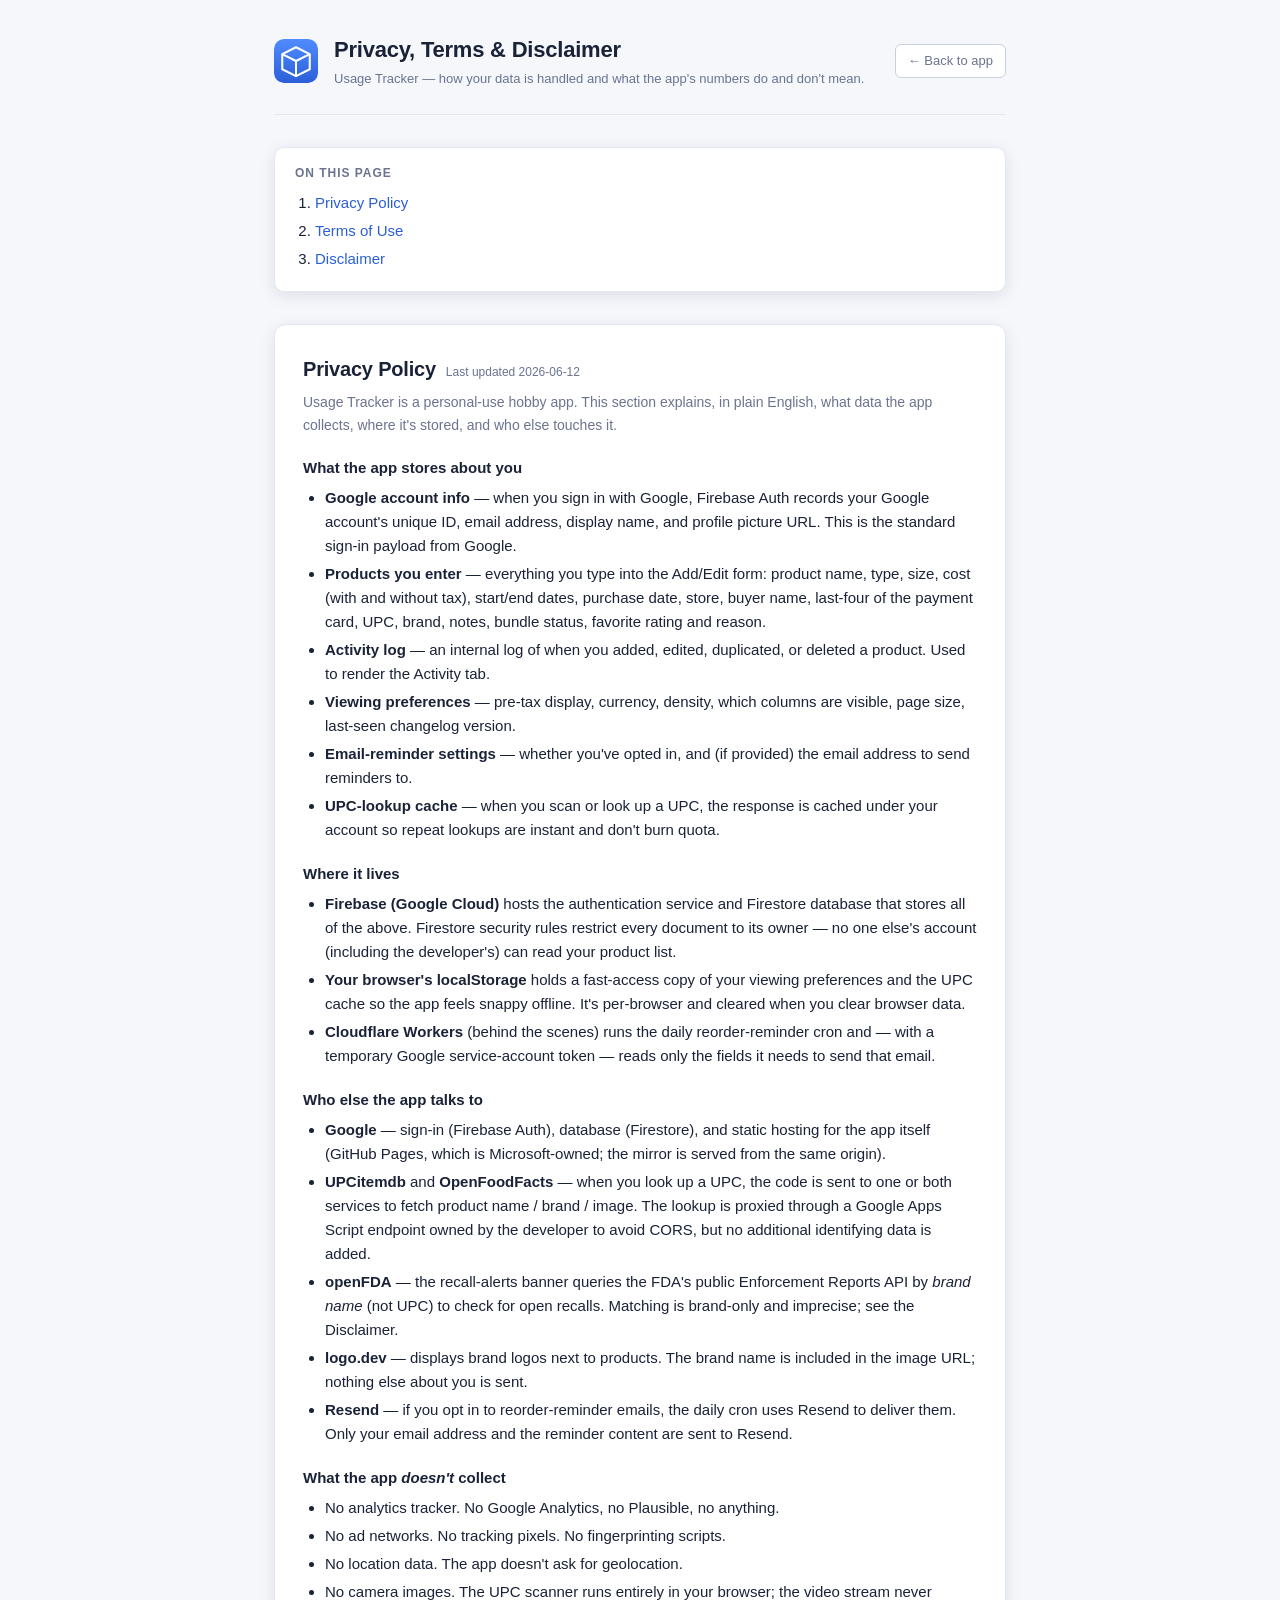
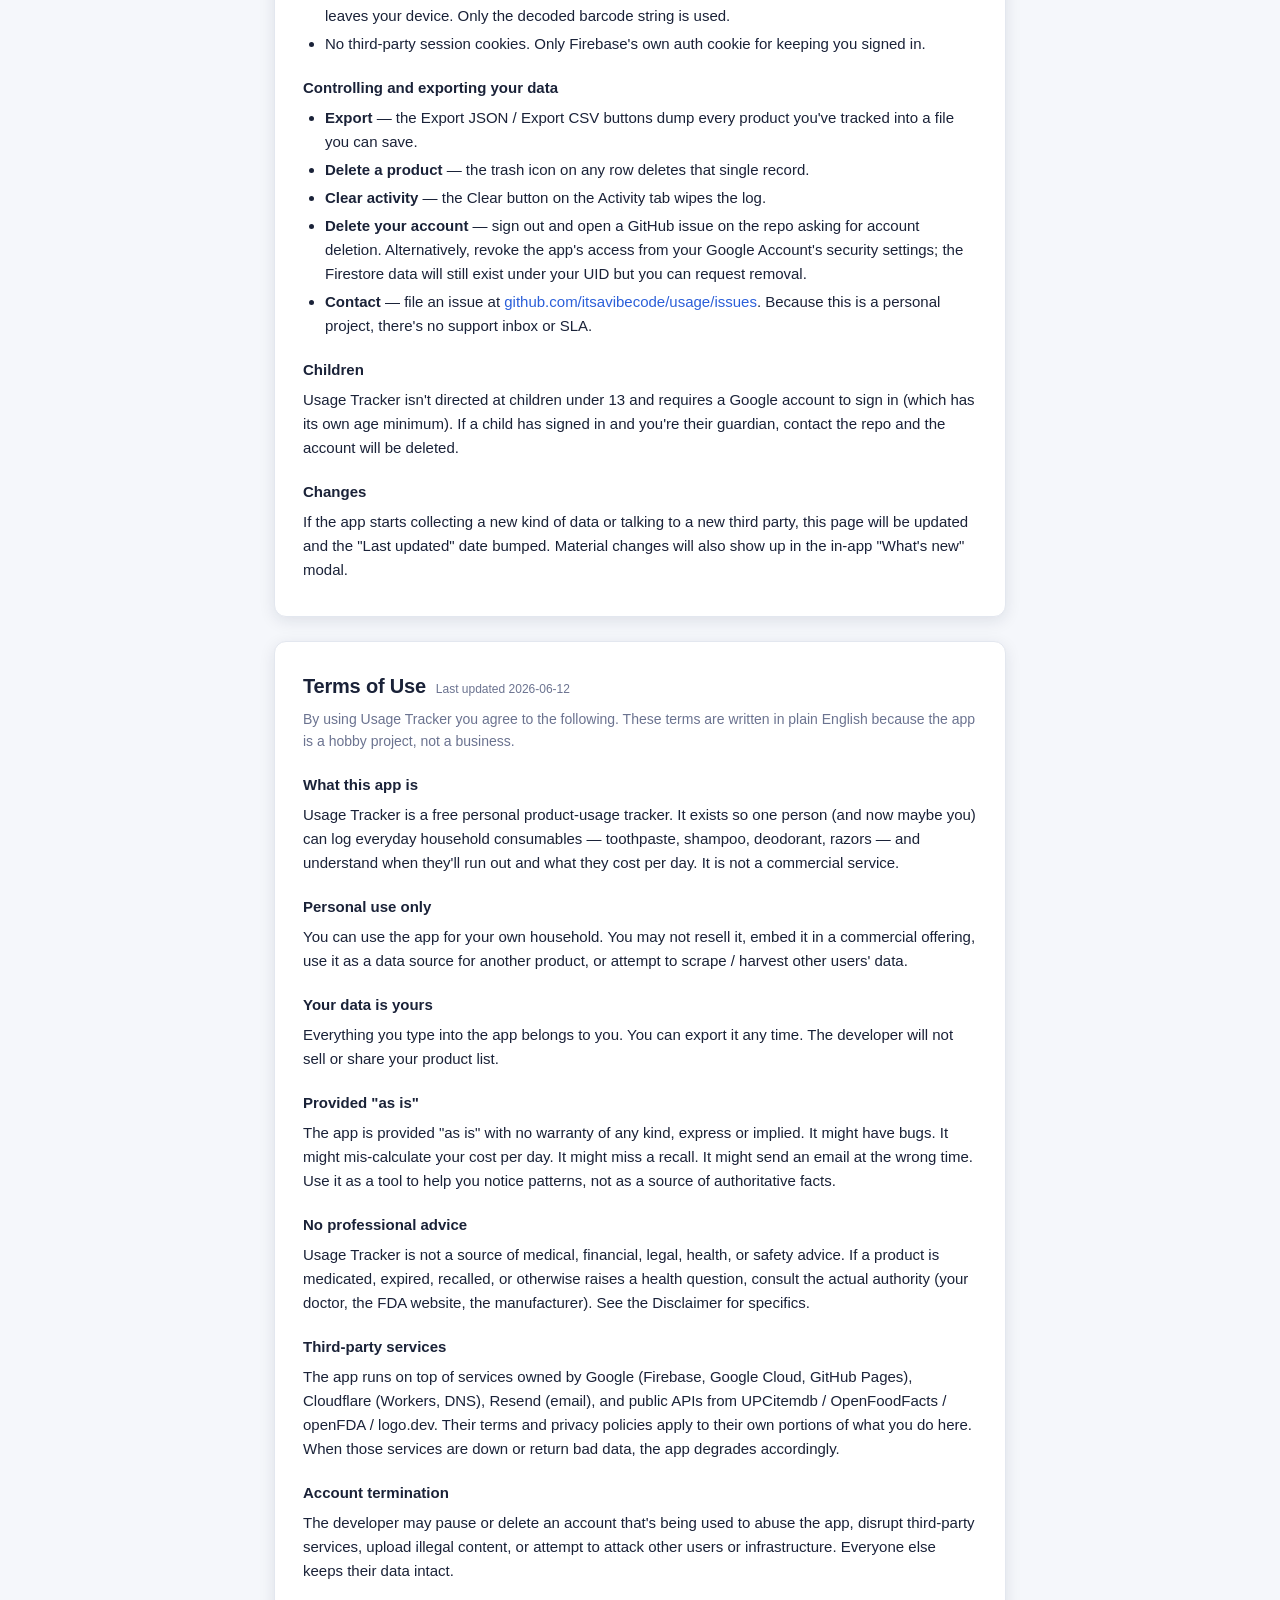
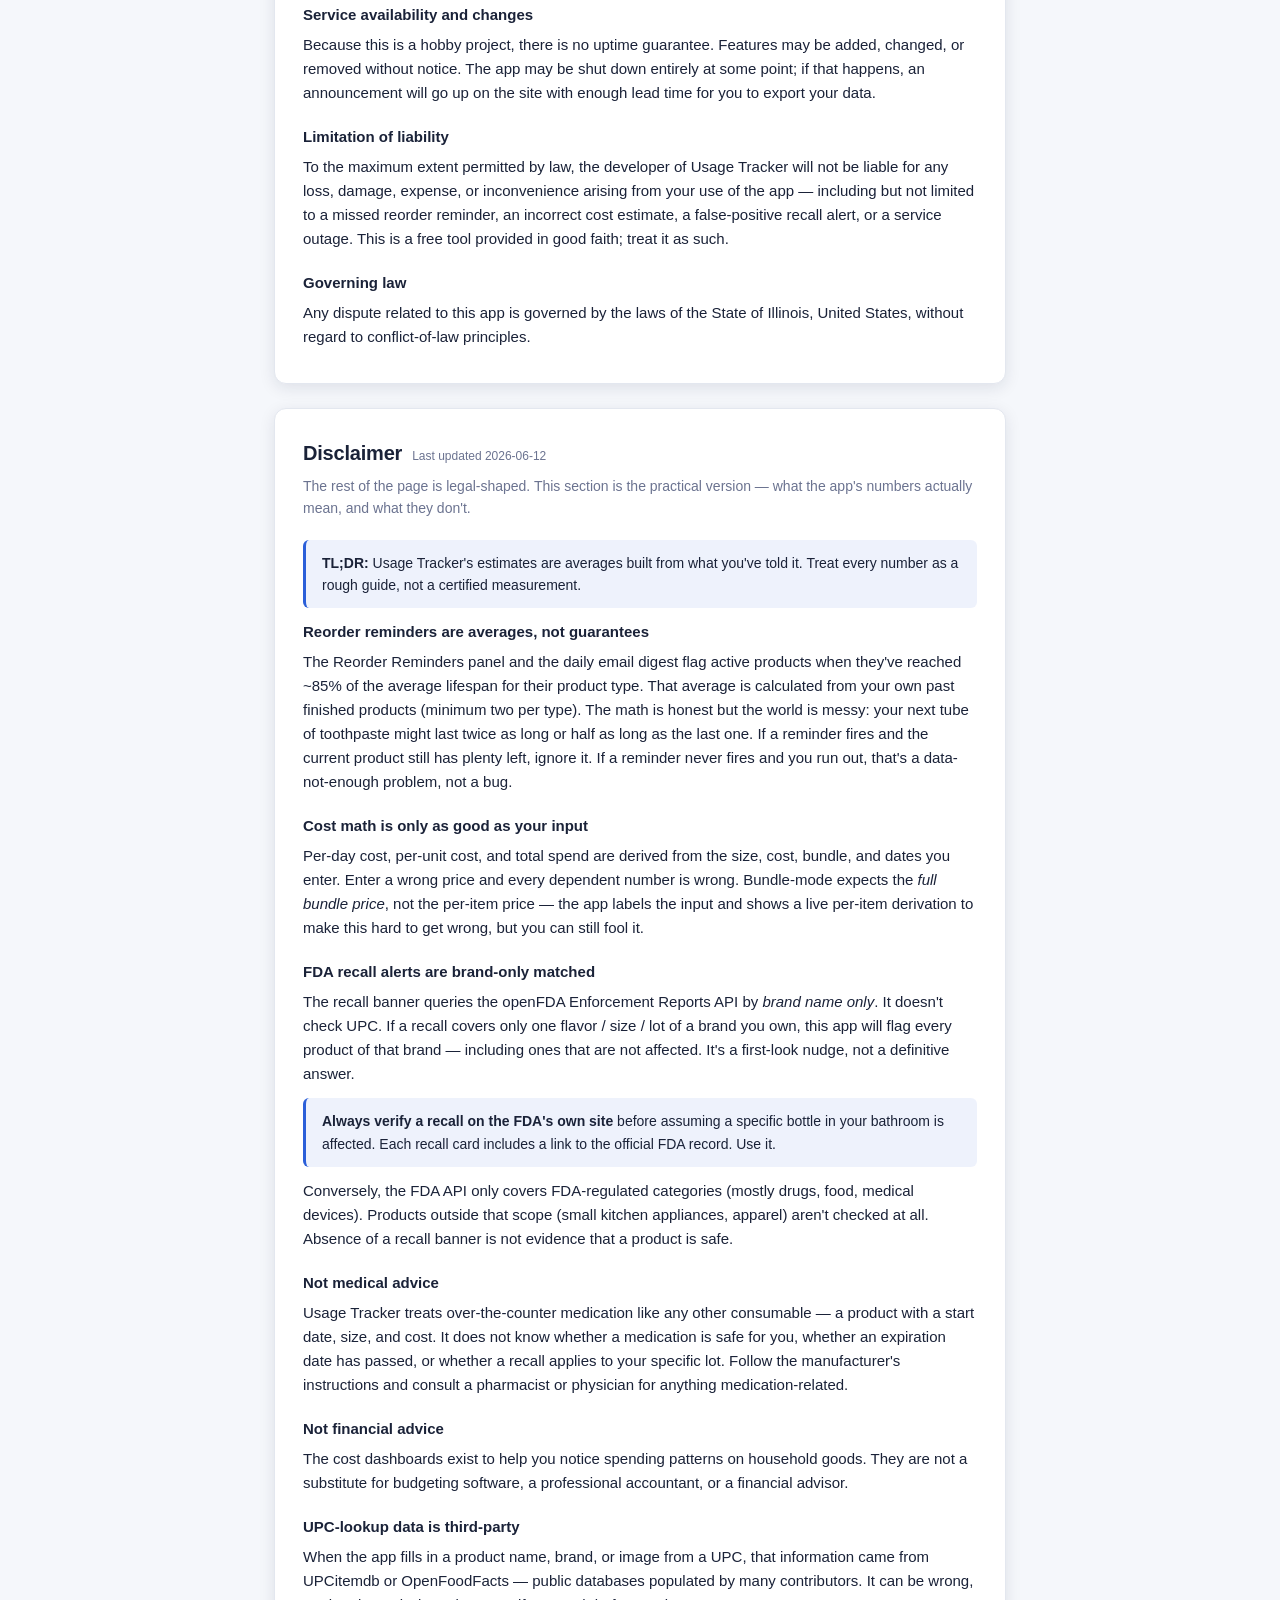
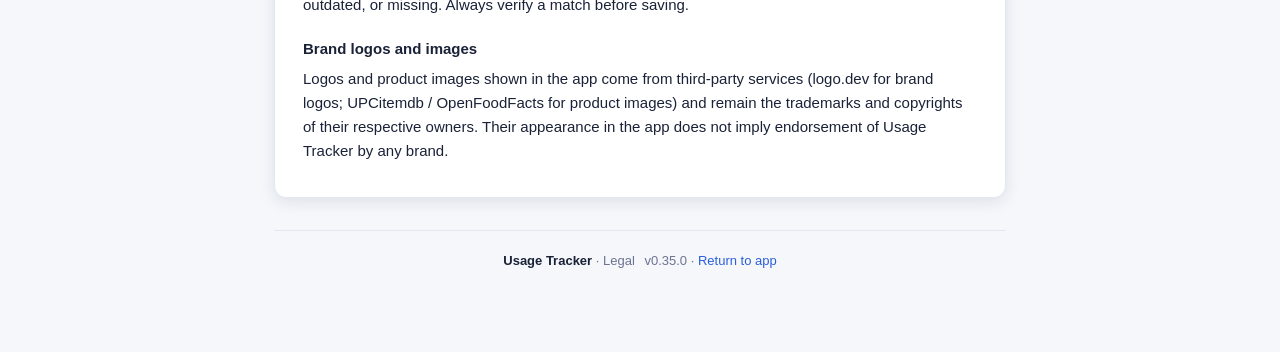
<file: legal.html>
<!DOCTYPE html>
<html lang="en">
<head>
  <meta charset="UTF-8">
  <meta name="viewport" content="width=device-width, initial-scale=1.0">
  <meta name="version" content="0.35.0">
  <title>Privacy, Terms &amp; Disclaimer · Usage Tracker</title>
  <meta name="description" content="Privacy policy, terms of use, and disclaimer for Usage Tracker — a personal product usage tracker.">
  <meta name="robots" content="index,follow">
  <link rel="canonical" href="https://dev.rizzo.cc/usage/legal.html">
  <link rel="icon" type="image/svg+xml" href="favicon.svg">
  <link rel="icon" type="image/png" sizes="32x32" href="favicon-32.png">
  <link rel="apple-touch-icon" sizes="180x180" href="favicon-180.png">
  <meta name="theme-color" content="#2b5fd9">
  <meta name="color-scheme" content="light">
  <!-- OG tags so a shared link produces a sane embed. Reuses the app's
       existing 1200x630 image. -->
  <meta property="og:type" content="article">
  <meta property="og:site_name" content="Usage Tracker">
  <meta property="og:title" content="Privacy, Terms &amp; Disclaimer · Usage Tracker">
  <meta property="og:description" content="How Usage Tracker handles your data, what you agree to by using it, and what the app's numbers do and don't mean.">
  <meta property="og:url" content="https://dev.rizzo.cc/usage/legal.html">
  <meta property="og:locale" content="en_US">
  <meta property="og:image" content="https://dev.rizzo.cc/usage/og-image.png">
  <meta property="og:image:type" content="image/png">
  <meta property="og:image:width" content="1200">
  <meta property="og:image:height" content="630">
  <meta property="og:image:alt" content="Usage Tracker — personal product usage tracker">
  <meta name="twitter:card" content="summary_large_image">
  <meta name="twitter:title" content="Privacy, Terms &amp; Disclaimer · Usage Tracker">
  <meta name="twitter:description" content="How Usage Tracker handles your data, what you agree to by using it, and what the app's numbers do and don't mean.">
  <meta name="twitter:image" content="https://dev.rizzo.cc/usage/og-image.png">
  <style>
    /* Self-contained styles so this page renders cleanly even when the
       main app bundle is broken or unreachable. Mirrors the production
       design tokens from style.css (primary blue, surface white, system
       font stack). */
    :root {
      --bg: #f5f7fb;
      --surface: #ffffff;
      --border: #e3e7ef;
      --border-strong: #c9d0dd;
      --text: #1a2238;
      --text-muted: #6b7390;
      --primary: #2b5fd9;
      --primary-hover: #1f4ec2;
      --primary-tint: rgba(43, 95, 217, 0.08);
      --shadow-md: 0 4px 16px rgba(20, 30, 60, 0.10);
    }
    * { box-sizing: border-box; }
    html, body {
      margin: 0;
      padding: 0;
      background: var(--bg);
      color: var(--text);
      font-family: -apple-system, BlinkMacSystemFont, "Segoe UI", Roboto, "Helvetica Neue", Arial, sans-serif;
      font-size: 15px;
      line-height: 1.6;
      min-height: 100vh;
    }
    a { color: var(--primary); text-decoration: none; }
    a:hover { text-decoration: underline; }
    .wrap {
      max-width: 780px;
      margin: 0 auto;
      padding: 32px 24px 80px;
    }
    header.page-header {
      display: flex;
      align-items: center;
      gap: 16px;
      padding-bottom: 24px;
      border-bottom: 1px solid var(--border);
      margin-bottom: 32px;
    }
    header.page-header img {
      width: 44px;
      height: 44px;
      border-radius: 10px;
      flex-shrink: 0;
    }
    header.page-header .title {
      display: flex;
      flex-direction: column;
      gap: 2px;
      min-width: 0;
    }
    header.page-header h1 {
      margin: 0;
      font-size: 22px;
      font-weight: 600;
      letter-spacing: -0.01em;
    }
    header.page-header .subtitle {
      color: var(--text-muted);
      font-size: 13px;
    }
    header.page-header .back {
      margin-left: auto;
      padding: 6px 12px;
      border: 1px solid var(--border-strong);
      border-radius: 6px;
      font-size: 13px;
      font-weight: 500;
      color: var(--text-muted);
      background: var(--surface);
      white-space: nowrap;
    }
    header.page-header .back:hover {
      color: var(--primary);
      border-color: var(--primary);
      background: var(--primary-tint);
      text-decoration: none;
    }
    nav.toc {
      background: var(--surface);
      border: 1px solid var(--border);
      border-radius: 10px;
      padding: 16px 20px;
      margin-bottom: 32px;
      box-shadow: var(--shadow-md);
    }
    nav.toc .toc-label {
      font-size: 12px;
      text-transform: uppercase;
      letter-spacing: 0.08em;
      font-weight: 600;
      color: var(--text-muted);
      margin-bottom: 8px;
    }
    nav.toc ol {
      margin: 0;
      padding-left: 20px;
    }
    nav.toc li { margin: 4px 0; }
    section.doc-section {
      background: var(--surface);
      border: 1px solid var(--border);
      border-radius: 12px;
      padding: 28px 28px 24px;
      margin-bottom: 24px;
      box-shadow: var(--shadow-md);
    }
    section.doc-section h2 {
      margin: 0 0 6px;
      font-size: 20px;
      font-weight: 600;
      letter-spacing: -0.01em;
      display: flex;
      align-items: baseline;
      gap: 10px;
    }
    section.doc-section h2 .last-updated {
      font-size: 12px;
      color: var(--text-muted);
      font-weight: 400;
      letter-spacing: 0;
    }
    section.doc-section .lead {
      color: var(--text-muted);
      margin: 0 0 20px;
      font-size: 14px;
    }
    section.doc-section h3 {
      margin: 20px 0 6px;
      font-size: 15px;
      font-weight: 600;
    }
    section.doc-section h3:first-of-type { margin-top: 12px; }
    section.doc-section p { margin: 6px 0 10px; }
    section.doc-section ul { margin: 6px 0 12px; padding-left: 22px; }
    section.doc-section li { margin: 4px 0; }
    section.doc-section strong { font-weight: 600; }
    section.doc-section .callout {
      background: var(--primary-tint);
      border-left: 3px solid var(--primary);
      padding: 12px 16px;
      border-radius: 6px;
      margin: 12px 0;
      font-size: 14px;
    }
    .footer-note {
      margin-top: 32px;
      padding-top: 20px;
      border-top: 1px solid var(--border);
      text-align: center;
      color: var(--text-muted);
      font-size: 13px;
    }
    .footer-note .brand {
      font-weight: 600;
      color: var(--text);
    }
    .footer-note .version {
      font-variant-numeric: tabular-nums;
      margin-left: 6px;
    }
    @media (max-width: 640px) {
      .wrap { padding: 20px 16px 60px; }
      header.page-header { flex-wrap: wrap; }
      header.page-header .back { margin-left: 0; margin-top: 4px; }
      section.doc-section { padding: 20px 18px; border-radius: 10px; }
      section.doc-section h2 { font-size: 18px; flex-wrap: wrap; }
    }
    @media (prefers-color-scheme: dark) {
      /* v0.27.5: honor system dark preference for this static page, even
         though the app itself is light-themed. This page is often the
         first thing a curious visitor reads and shouldn't blind them. */
      :root {
        --bg: #0f1421;
        --surface: #171d2e;
        --border: #2a3245;
        --border-strong: #3a4361;
        --text: #e6ecff;
        --text-muted: #9aa3c2;
        --primary: #6089ef;
        --primary-hover: #7e9eef;
        --primary-tint: rgba(96, 137, 239, 0.12);
        --shadow-md: 0 4px 16px rgba(0, 0, 0, 0.3);
      }
    }
  </style>
</head>
<body>
  <main class="wrap">
    <header class="page-header">
      <img src="favicon.svg" alt="" width="44" height="44">
      <div class="title">
        <h1>Privacy, Terms &amp; Disclaimer</h1>
        <span class="subtitle">Usage Tracker — how your data is handled and what the app's numbers do and don't mean.</span>
      </div>
      <a href="./" class="back">← Back to app</a>
    </header>

    <nav class="toc" aria-label="Sections">
      <div class="toc-label">On this page</div>
      <ol>
        <li><a href="#privacy">Privacy Policy</a></li>
        <li><a href="#terms">Terms of Use</a></li>
        <li><a href="#disclaimer">Disclaimer</a></li>
      </ol>
    </nav>

    <section class="doc-section" id="privacy">
      <h2>Privacy Policy <span class="last-updated">Last updated 2026-06-12</span></h2>
      <p class="lead">Usage Tracker is a personal-use hobby app. This section explains, in plain English, what data the app collects, where it's stored, and who else touches it.</p>

      <h3>What the app stores about you</h3>
      <ul>
        <li><strong>Google account info</strong> — when you sign in with Google, Firebase Auth records your Google account's unique ID, email address, display name, and profile picture URL. This is the standard sign-in payload from Google.</li>
        <li><strong>Products you enter</strong> — everything you type into the Add/Edit form: product name, type, size, cost (with and without tax), start/end dates, purchase date, store, buyer name, last-four of the payment card, UPC, brand, notes, bundle status, favorite rating and reason.</li>
        <li><strong>Activity log</strong> — an internal log of when you added, edited, duplicated, or deleted a product. Used to render the Activity tab.</li>
        <li><strong>Viewing preferences</strong> — pre-tax display, currency, density, which columns are visible, page size, last-seen changelog version.</li>
        <li><strong>Email-reminder settings</strong> — whether you've opted in, and (if provided) the email address to send reminders to.</li>
        <li><strong>UPC-lookup cache</strong> — when you scan or look up a UPC, the response is cached under your account so repeat lookups are instant and don't burn quota.</li>
      </ul>

      <h3>Where it lives</h3>
      <ul>
        <li><strong>Firebase (Google Cloud)</strong> hosts the authentication service and Firestore database that stores all of the above. Firestore security rules restrict every document to its owner — no one else's account (including the developer's) can read your product list.</li>
        <li><strong>Your browser's localStorage</strong> holds a fast-access copy of your viewing preferences and the UPC cache so the app feels snappy offline. It's per-browser and cleared when you clear browser data.</li>
        <li><strong>Cloudflare Workers</strong> (behind the scenes) runs the daily reorder-reminder cron and — with a temporary Google service-account token — reads only the fields it needs to send that email.</li>
      </ul>

      <h3>Who else the app talks to</h3>
      <ul>
        <li><strong>Google</strong> — sign-in (Firebase Auth), database (Firestore), and static hosting for the app itself (GitHub Pages, which is Microsoft-owned; the mirror is served from the same origin).</li>
        <li><strong>UPCitemdb</strong> and <strong>OpenFoodFacts</strong> — when you look up a UPC, the code is sent to one or both services to fetch product name / brand / image. The lookup is proxied through a Google Apps Script endpoint owned by the developer to avoid CORS, but no additional identifying data is added.</li>
        <li><strong>openFDA</strong> — the recall-alerts banner queries the FDA's public Enforcement Reports API by <em>brand name</em> (not UPC) to check for open recalls. Matching is brand-only and imprecise; see the Disclaimer.</li>
        <li><strong>logo.dev</strong> — displays brand logos next to products. The brand name is included in the image URL; nothing else about you is sent.</li>
        <li><strong>Resend</strong> — if you opt in to reorder-reminder emails, the daily cron uses Resend to deliver them. Only your email address and the reminder content are sent to Resend.</li>
      </ul>

      <h3>What the app <em>doesn't</em> collect</h3>
      <ul>
        <li>No analytics tracker. No Google Analytics, no Plausible, no anything.</li>
        <li>No ad networks. No tracking pixels. No fingerprinting scripts.</li>
        <li>No location data. The app doesn't ask for geolocation.</li>
        <li>No camera images. The UPC scanner runs entirely in your browser; the video stream never leaves your device. Only the decoded barcode string is used.</li>
        <li>No third-party session cookies. Only Firebase's own auth cookie for keeping you signed in.</li>
      </ul>

      <h3>Controlling and exporting your data</h3>
      <ul>
        <li><strong>Export</strong> — the Export JSON / Export CSV buttons dump every product you've tracked into a file you can save.</li>
        <li><strong>Delete a product</strong> — the trash icon on any row deletes that single record.</li>
        <li><strong>Clear activity</strong> — the Clear button on the Activity tab wipes the log.</li>
        <li><strong>Delete your account</strong> — sign out and open a GitHub issue on the repo asking for account deletion. Alternatively, revoke the app's access from your Google Account's security settings; the Firestore data will still exist under your UID but you can request removal.</li>
        <li><strong>Contact</strong> — file an issue at <a href="https://github.com/itsavibecode/usage/issues">github.com/itsavibecode/usage/issues</a>. Because this is a personal project, there's no support inbox or SLA.</li>
      </ul>

      <h3>Children</h3>
      <p>Usage Tracker isn't directed at children under 13 and requires a Google account to sign in (which has its own age minimum). If a child has signed in and you're their guardian, contact the repo and the account will be deleted.</p>

      <h3>Changes</h3>
      <p>If the app starts collecting a new kind of data or talking to a new third party, this page will be updated and the "Last updated" date bumped. Material changes will also show up in the in-app "What's new" modal.</p>
    </section>

    <section class="doc-section" id="terms">
      <h2>Terms of Use <span class="last-updated">Last updated 2026-06-12</span></h2>
      <p class="lead">By using Usage Tracker you agree to the following. These terms are written in plain English because the app is a hobby project, not a business.</p>

      <h3>What this app is</h3>
      <p>Usage Tracker is a free personal product-usage tracker. It exists so one person (and now maybe you) can log everyday household consumables — toothpaste, shampoo, deodorant, razors — and understand when they'll run out and what they cost per day. It is not a commercial service.</p>

      <h3>Personal use only</h3>
      <p>You can use the app for your own household. You may not resell it, embed it in a commercial offering, use it as a data source for another product, or attempt to scrape / harvest other users' data.</p>

      <h3>Your data is yours</h3>
      <p>Everything you type into the app belongs to you. You can export it any time. The developer will not sell or share your product list.</p>

      <h3>Provided "as is"</h3>
      <p>The app is provided "as is" with no warranty of any kind, express or implied. It might have bugs. It might mis-calculate your cost per day. It might miss a recall. It might send an email at the wrong time. Use it as a tool to help you notice patterns, not as a source of authoritative facts.</p>

      <h3>No professional advice</h3>
      <p>Usage Tracker is not a source of medical, financial, legal, health, or safety advice. If a product is medicated, expired, recalled, or otherwise raises a health question, consult the actual authority (your doctor, the FDA website, the manufacturer). See the Disclaimer for specifics.</p>

      <h3>Third-party services</h3>
      <p>The app runs on top of services owned by Google (Firebase, Google Cloud, GitHub Pages), Cloudflare (Workers, DNS), Resend (email), and public APIs from UPCitemdb / OpenFoodFacts / openFDA / logo.dev. Their terms and privacy policies apply to their own portions of what you do here. When those services are down or return bad data, the app degrades accordingly.</p>

      <h3>Account termination</h3>
      <p>The developer may pause or delete an account that's being used to abuse the app, disrupt third-party services, upload illegal content, or attempt to attack other users or infrastructure. Everyone else keeps their data intact.</p>

      <h3>Service availability and changes</h3>
      <p>Because this is a hobby project, there is no uptime guarantee. Features may be added, changed, or removed without notice. The app may be shut down entirely at some point; if that happens, an announcement will go up on the site with enough lead time for you to export your data.</p>

      <h3>Limitation of liability</h3>
      <p>To the maximum extent permitted by law, the developer of Usage Tracker will not be liable for any loss, damage, expense, or inconvenience arising from your use of the app — including but not limited to a missed reorder reminder, an incorrect cost estimate, a false-positive recall alert, or a service outage. This is a free tool provided in good faith; treat it as such.</p>

      <h3>Governing law</h3>
      <p>Any dispute related to this app is governed by the laws of the State of Illinois, United States, without regard to conflict-of-law principles.</p>
    </section>

    <section class="doc-section" id="disclaimer">
      <h2>Disclaimer <span class="last-updated">Last updated 2026-06-12</span></h2>
      <p class="lead">The rest of the page is legal-shaped. This section is the practical version — what the app's numbers actually mean, and what they don't.</p>

      <div class="callout">
        <strong>TL;DR:</strong> Usage Tracker's estimates are averages built from what you've told it. Treat every number as a rough guide, not a certified measurement.
      </div>

      <h3>Reorder reminders are averages, not guarantees</h3>
      <p>The Reorder Reminders panel and the daily email digest flag active products when they've reached ~85% of the average lifespan for their product type. That average is calculated from your own past finished products (minimum two per type). The math is honest but the world is messy: your next tube of toothpaste might last twice as long or half as long as the last one. If a reminder fires and the current product still has plenty left, ignore it. If a reminder never fires and you run out, that's a data-not-enough problem, not a bug.</p>

      <h3>Cost math is only as good as your input</h3>
      <p>Per-day cost, per-unit cost, and total spend are derived from the size, cost, bundle, and dates you enter. Enter a wrong price and every dependent number is wrong. Bundle-mode expects the <em>full bundle price</em>, not the per-item price — the app labels the input and shows a live per-item derivation to make this hard to get wrong, but you can still fool it.</p>

      <h3>FDA recall alerts are brand-only matched</h3>
      <p>The recall banner queries the openFDA Enforcement Reports API by <em>brand name only</em>. It doesn't check UPC. If a recall covers only one flavor / size / lot of a brand you own, this app will flag every product of that brand — including ones that are not affected. It's a first-look nudge, not a definitive answer.</p>
      <div class="callout">
        <strong>Always verify a recall on the FDA's own site</strong> before assuming a specific bottle in your bathroom is affected. Each recall card includes a link to the official FDA record. Use it.
      </div>
      <p>Conversely, the FDA API only covers FDA-regulated categories (mostly drugs, food, medical devices). Products outside that scope (small kitchen appliances, apparel) aren't checked at all. Absence of a recall banner is not evidence that a product is safe.</p>

      <h3>Not medical advice</h3>
      <p>Usage Tracker treats over-the-counter medication like any other consumable — a product with a start date, size, and cost. It does not know whether a medication is safe for you, whether an expiration date has passed, or whether a recall applies to your specific lot. Follow the manufacturer's instructions and consult a pharmacist or physician for anything medication-related.</p>

      <h3>Not financial advice</h3>
      <p>The cost dashboards exist to help you notice spending patterns on household goods. They are not a substitute for budgeting software, a professional accountant, or a financial advisor.</p>

      <h3>UPC-lookup data is third-party</h3>
      <p>When the app fills in a product name, brand, or image from a UPC, that information came from UPCitemdb or OpenFoodFacts — public databases populated by many contributors. It can be wrong, outdated, or missing. Always verify a match before saving.</p>

      <h3>Brand logos and images</h3>
      <p>Logos and product images shown in the app come from third-party services (logo.dev for brand logos; UPCitemdb / OpenFoodFacts for product images) and remain the trademarks and copyrights of their respective owners. Their appearance in the app does not imply endorsement of Usage Tracker by any brand.</p>
    </section>

    <div class="footer-note">
      <span class="brand">Usage Tracker</span> · Legal <span class="version">v0.35.0</span> · <a href="./">Return to app</a>
    </div>
  </main>
</body>
</html>
</file>
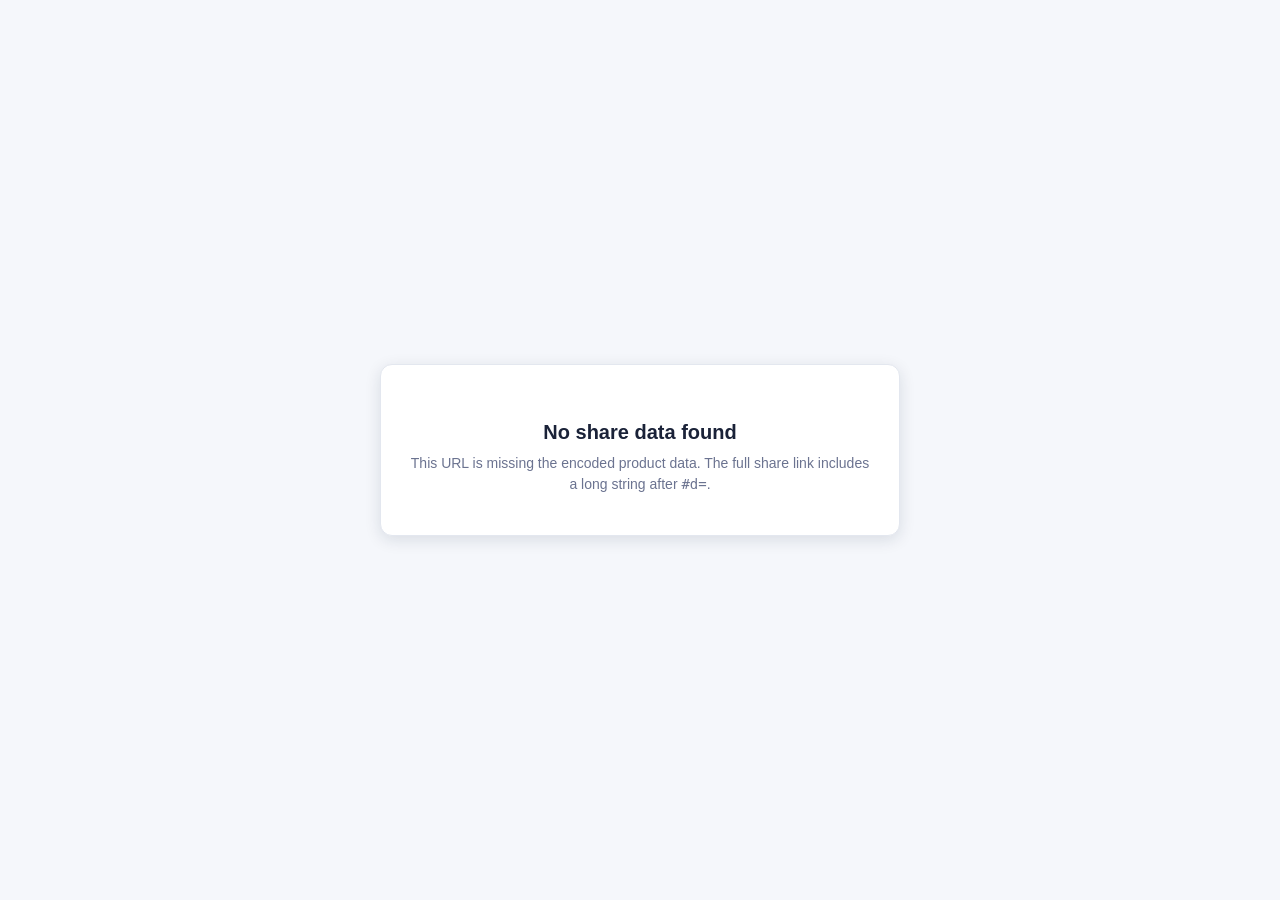
<file: share.html>
<!DOCTYPE html>
<html lang="en">
<head>
  <meta charset="UTF-8">
  <meta name="viewport" content="width=device-width, initial-scale=1.0">
  <meta name="version" content="0.18.2">
  <title>Shared product · Usage Tracker</title>
  <meta name="description" content="A read-only product card shared from Usage Tracker.">
  <!-- v0.18.2: canonical URL for the share viewer. -->
  <link rel="canonical" href="https://dev.rizzo.cc/usage/share.html">
  <!-- v0.15.5: favicon coverage matching index.html. Manifest intentionally
       NOT linked here — share.html shouldn't be PWA-installable; it's a
       read-only viewer for someone else's link. -->
  <link rel="icon" type="image/svg+xml" href="favicon.svg">
  <link rel="icon" type="image/png" sizes="32x32" href="favicon-32.png">
  <link rel="apple-touch-icon" sizes="180x180" href="favicon-180.png">
  <meta name="theme-color" content="#2b5fd9">
  <!-- Open Graph + Twitter Cards. Note: the actual product data lives in
       the URL hash (#d=...) which crawlers can't read, so embeds always
       show generic share-page metadata, not the specific product being
       shared. A future improvement could add product-specific embeds via
       a parallel ?title=...&img=... query that crawlers see.
       v0.15.5: PNG primary; SVG secondary; og:url and og:locale added. -->
  <meta property="og:type" content="website">
  <meta property="og:site_name" content="Usage Tracker">
  <meta property="og:title" content="Shared product · Usage Tracker">
  <meta property="og:description" content="A read-only product card shared from Usage Tracker. Open the link to see what they tracked.">
  <meta property="og:url" content="https://dev.rizzo.cc/usage/share.html">
  <meta property="og:locale" content="en_US">
  <meta property="og:image" content="https://dev.rizzo.cc/usage/og-image.png">
  <meta property="og:image:type" content="image/png">
  <meta property="og:image:width" content="1200">
  <meta property="og:image:height" content="630">
  <meta property="og:image:alt" content="Usage Tracker — personal product usage tracker">
  <meta property="og:image" content="https://dev.rizzo.cc/usage/og-image.svg">
  <meta property="og:image:type" content="image/svg+xml">
  <meta name="twitter:card" content="summary_large_image">
  <meta name="twitter:title" content="Shared product · Usage Tracker">
  <meta name="twitter:description" content="A read-only product card shared from Usage Tracker.">
  <meta name="twitter:image" content="https://dev.rizzo.cc/usage/og-image.png">
  <meta name="twitter:image:alt" content="Usage Tracker — personal product usage tracker">
  <style>
    /* Self-contained styles — no dependency on style.css. The share page
       loads from a clean URL and shouldn't rely on the main bundle (which
       might fail or change). Mirrors production design tokens. */
    :root {
      --bg: #f5f7fb;
      --surface: #ffffff;
      --border: #e3e7ef;
      --text: #1a2238;
      --text-muted: #6b7390;
      --primary: #2b5fd9;
      --primary-hover: #1f4ec2;
      --success: #2d8a5f;
      --danger: #c23b3b;
      --shadow-md: 0 4px 16px rgba(20, 30, 60, 0.12);
    }
    * { box-sizing: border-box; }
    html, body {
      margin: 0; padding: 0;
      background: var(--bg);
      color: var(--text);
      font-family: -apple-system, BlinkMacSystemFont, "Segoe UI", Roboto, "Helvetica Neue", Arial, sans-serif;
      font-size: 14px;
      line-height: 1.5;
      min-height: 100vh;
    }
    .wrap {
      display: flex; align-items: center; justify-content: center;
      min-height: 100vh; padding: 24px;
    }
    .card {
      background: var(--surface);
      border: 1px solid var(--border);
      border-radius: 12px;
      box-shadow: var(--shadow-md);
      max-width: 520px; width: 100%;
      overflow: hidden;
    }
    .card-head {
      display: flex; align-items: center; gap: 16px;
      padding: 24px 24px 16px;
      border-bottom: 1px solid var(--border);
    }
    .card-thumb {
      width: 80px; height: 80px;
      border-radius: 12px;
      object-fit: cover;
      background: #eef3ff;
      border: 1px solid #d4e0ff;
      flex-shrink: 0;
    }
    .card-thumb-fallback {
      width: 80px; height: 80px;
      border-radius: 12px;
      background: linear-gradient(135deg, #eef3ff 0%, #f5f0ff 100%);
      border: 1px solid #d4e0ff;
      flex-shrink: 0;
    }
    .card-head-text { flex: 1; min-width: 0; }
    .card-type {
      font-size: 11px;
      text-transform: uppercase;
      letter-spacing: 0.06em;
      color: var(--text-muted);
      font-weight: 600;
      margin-bottom: 4px;
    }
    .card-name {
      margin: 0 0 4px;
      font-size: 22px;
      font-weight: 600;
      letter-spacing: -0.01em;
      line-height: 1.2;
    }
    .card-status {
      display: inline-block;
      padding: 2px 10px;
      border-radius: 999px;
      font-size: 11px;
      font-weight: 600;
      text-transform: uppercase;
      letter-spacing: 0.04em;
    }
    .status-active { background: #e3f5ec; color: var(--success); }
    .status-finished { background: #efe9fb; color: #5b3ba8; }
    .status-inventory { background: #fff3d6; color: #8a5a00; }

    .card-grid {
      display: grid;
      grid-template-columns: repeat(2, 1fr);
      gap: 16px 24px;
      padding: 20px 24px;
    }
    .field-cell {
      display: flex;
      flex-direction: column;
      gap: 2px;
    }
    .field-label {
      font-size: 11px;
      text-transform: uppercase;
      letter-spacing: 0.05em;
      color: var(--text-muted);
      font-weight: 500;
    }
    .field-value {
      font-size: 15px;
      font-weight: 500;
      font-variant-numeric: tabular-nums;
    }
    .card-foot {
      padding: 12px 24px 16px;
      border-top: 1px solid var(--border);
      display: flex;
      align-items: center;
      justify-content: space-between;
      gap: 12px;
      flex-wrap: wrap;
      font-size: 12px;
      color: var(--text-muted);
    }
    .card-foot a {
      color: var(--primary);
      text-decoration: none;
      font-weight: 500;
    }
    .card-foot a:hover { text-decoration: underline; }

    .error-card {
      text-align: center;
      padding: 40px 24px;
    }
    .error-card h1 {
      margin: 12px 0 6px;
      font-size: 20px;
      font-weight: 600;
    }
    .error-card p {
      margin: 0;
      color: var(--text-muted);
    }

    @media (max-width: 520px) {
      .card-head { flex-direction: column; align-items: flex-start; gap: 12px; padding: 20px 20px 14px; }
      .card-thumb, .card-thumb-fallback { width: 64px; height: 64px; }
      .card-name { font-size: 20px; }
      .card-grid { grid-template-columns: 1fr; gap: 14px; padding: 16px 20px; }
      .card-foot { padding: 12px 20px 14px; }
    }
  </style>
</head>
<body>
  <main class="wrap">
    <article class="card" id="card">
      <div class="error-card">
        <p>Loading shared product…</p>
      </div>
    </article>
  </main>

  <script>
    /* Self-contained share-page logic. Reads the encoded payload from the
       URL hash (#d=BASE64), decodes it, and renders a read-only card.
       Hash (not query) so the data isn't sent to GitHub Pages' server logs.
       UTF-8 safe via TextEncoder/TextDecoder.

       Expected payload shape (any field may be absent):
         { productType, productName, size, unit, startDate, endDate,
           cost, store, upc, imageUrl, bundleStatus, bundleSize, bundlePosition }
    */
    function decodePayload(raw) {
      try {
        const bin = atob(raw.replace(/-/g, '+').replace(/_/g, '/'));
        const bytes = Uint8Array.from(bin, c => c.charCodeAt(0));
        return JSON.parse(new TextDecoder().decode(bytes));
      } catch (e) {
        return null;
      }
    }
    function escapeHtml(s) {
      if (s == null) return '';
      return String(s).replaceAll('&', '&amp;').replaceAll('<', '&lt;').replaceAll('>', '&gt;')
        .replaceAll('"', '&quot;').replaceAll("'", '&#39;');
    }
    function fmtDate(s) {
      if (!s) return '';
      const m = /^(\d{4})-(\d{2})-(\d{2})$/.exec(s);
      const d = m ? new Date(+m[1], +m[2] - 1, +m[3]) : new Date(s);
      if (isNaN(d)) return s;
      return d.toLocaleDateString(undefined, { year: 'numeric', month: 'short', day: 'numeric' });
    }
    function fmtMoney(v) {
      const n = Number(v);
      if (!isFinite(n)) return '—';
      return '$' + n.toFixed(2);
    }
    function daysBetween(a, b) {
      const pa = parseLocal(a), pb = parseLocal(b);
      if (!pa || !pb) return null;
      return Math.max(1, Math.round((pb - pa) / 86400000));
    }
    function parseLocal(s) {
      if (!s) return null;
      const m = /^(\d{4})-(\d{2})-(\d{2})$/.exec(s);
      if (m) return new Date(+m[1], +m[2] - 1, +m[3]);
      const d = new Date(s);
      return isNaN(d) ? null : d;
    }

    function render(data) {
      const card = document.getElementById('card');
      if (!data || typeof data !== 'object') {
        card.innerHTML = `<div class="error-card">
          <h1>This share link is invalid</h1>
          <p>The encoded data couldn't be read. The link may have been corrupted in transit, or the format may have changed since it was created.</p>
        </div>`;
        return;
      }

      const isFinished = !!data.endDate;
      const isInventory = !data.startDate;
      const status = isFinished ? 'Finished' : isInventory ? 'Inventory' : 'Active';
      const statusClass = isFinished ? 'status-finished' : isInventory ? 'status-inventory' : 'status-active';

      const dur = data.endDate
        ? daysBetween(data.startDate, data.endDate)
        : (data.startDate ? daysBetween(data.startDate, new Date().toISOString().slice(0, 10)) : null);
      const durLabel = dur != null ? `${dur} day${dur === 1 ? '' : 's'}` : '—';
      const sizeLabel = (data.size && data.unit) ? `${data.size} ${data.unit}` : '—';
      const costLabel = fmtMoney(data.cost);
      const startLabel = data.startDate ? fmtDate(data.startDate) : '—';
      const endLabel = data.endDate ? fmtDate(data.endDate) : (isInventory ? '—' : 'In use');
      const storeLabel = data.store ? escapeHtml(data.store) : '—';
      const bundleLabel = data.bundleStatus
        ? (data.bundlePosition ? `${data.bundlePosition} of ${data.bundleSize || '?'}` : `Bundle of ${data.bundleSize || '?'}`)
        : '—';

      const thumb = data.imageUrl && /^https:/i.test(data.imageUrl)
        ? `<img class="card-thumb" src="${escapeHtml(data.imageUrl)}" alt="" onerror="this.outerHTML='<div class=card-thumb-fallback></div>'">`
        : '<div class="card-thumb-fallback"></div>';

      card.innerHTML = `
        <div class="card-head">
          ${thumb}
          <div class="card-head-text">
            <div class="card-type">${escapeHtml(data.productType) || ''}</div>
            <h1 class="card-name">${escapeHtml(data.productName) || '(unnamed product)'}</h1>
            <span class="card-status ${statusClass}">${status}</span>
          </div>
        </div>
        <div class="card-grid">
          <div class="field-cell"><span class="field-label">Started</span><span class="field-value">${startLabel}</span></div>
          <div class="field-cell"><span class="field-label">Ended</span><span class="field-value">${endLabel}</span></div>
          <div class="field-cell"><span class="field-label">Duration</span><span class="field-value">${durLabel}</span></div>
          <div class="field-cell"><span class="field-label">Size</span><span class="field-value">${sizeLabel}</span></div>
          <div class="field-cell"><span class="field-label">Cost</span><span class="field-value">${costLabel}</span></div>
          <div class="field-cell"><span class="field-label">Store</span><span class="field-value">${storeLabel}</span></div>
          ${data.bundleStatus ? `<div class="field-cell"><span class="field-label">Bundle</span><span class="field-value">${escapeHtml(bundleLabel)}</span></div>` : ''}
          ${data.upc ? `<div class="field-cell"><span class="field-label">UPC</span><span class="field-value" style="font-family:ui-monospace,monospace;font-size:13px">${escapeHtml(data.upc)}</span></div>` : ''}
        </div>
        <div class="card-foot">
          <span>Shared from Usage Tracker</span>
          <a href="/usage/">Track your own &#x2192;</a>
        </div>
      `;
    }

    const hash = (location.hash || '').replace(/^#/, '');
    const params = new URLSearchParams(hash);
    const raw = params.get('d');
    if (!raw) {
      document.getElementById('card').innerHTML = `<div class="error-card">
        <h1>No share data found</h1>
        <p>This URL is missing the encoded product data. The full share link includes a long string after <code>#d=</code>.</p>
      </div>`;
    } else {
      render(decodePayload(raw));
    }
  </script>
</body>
</html>
</file>
